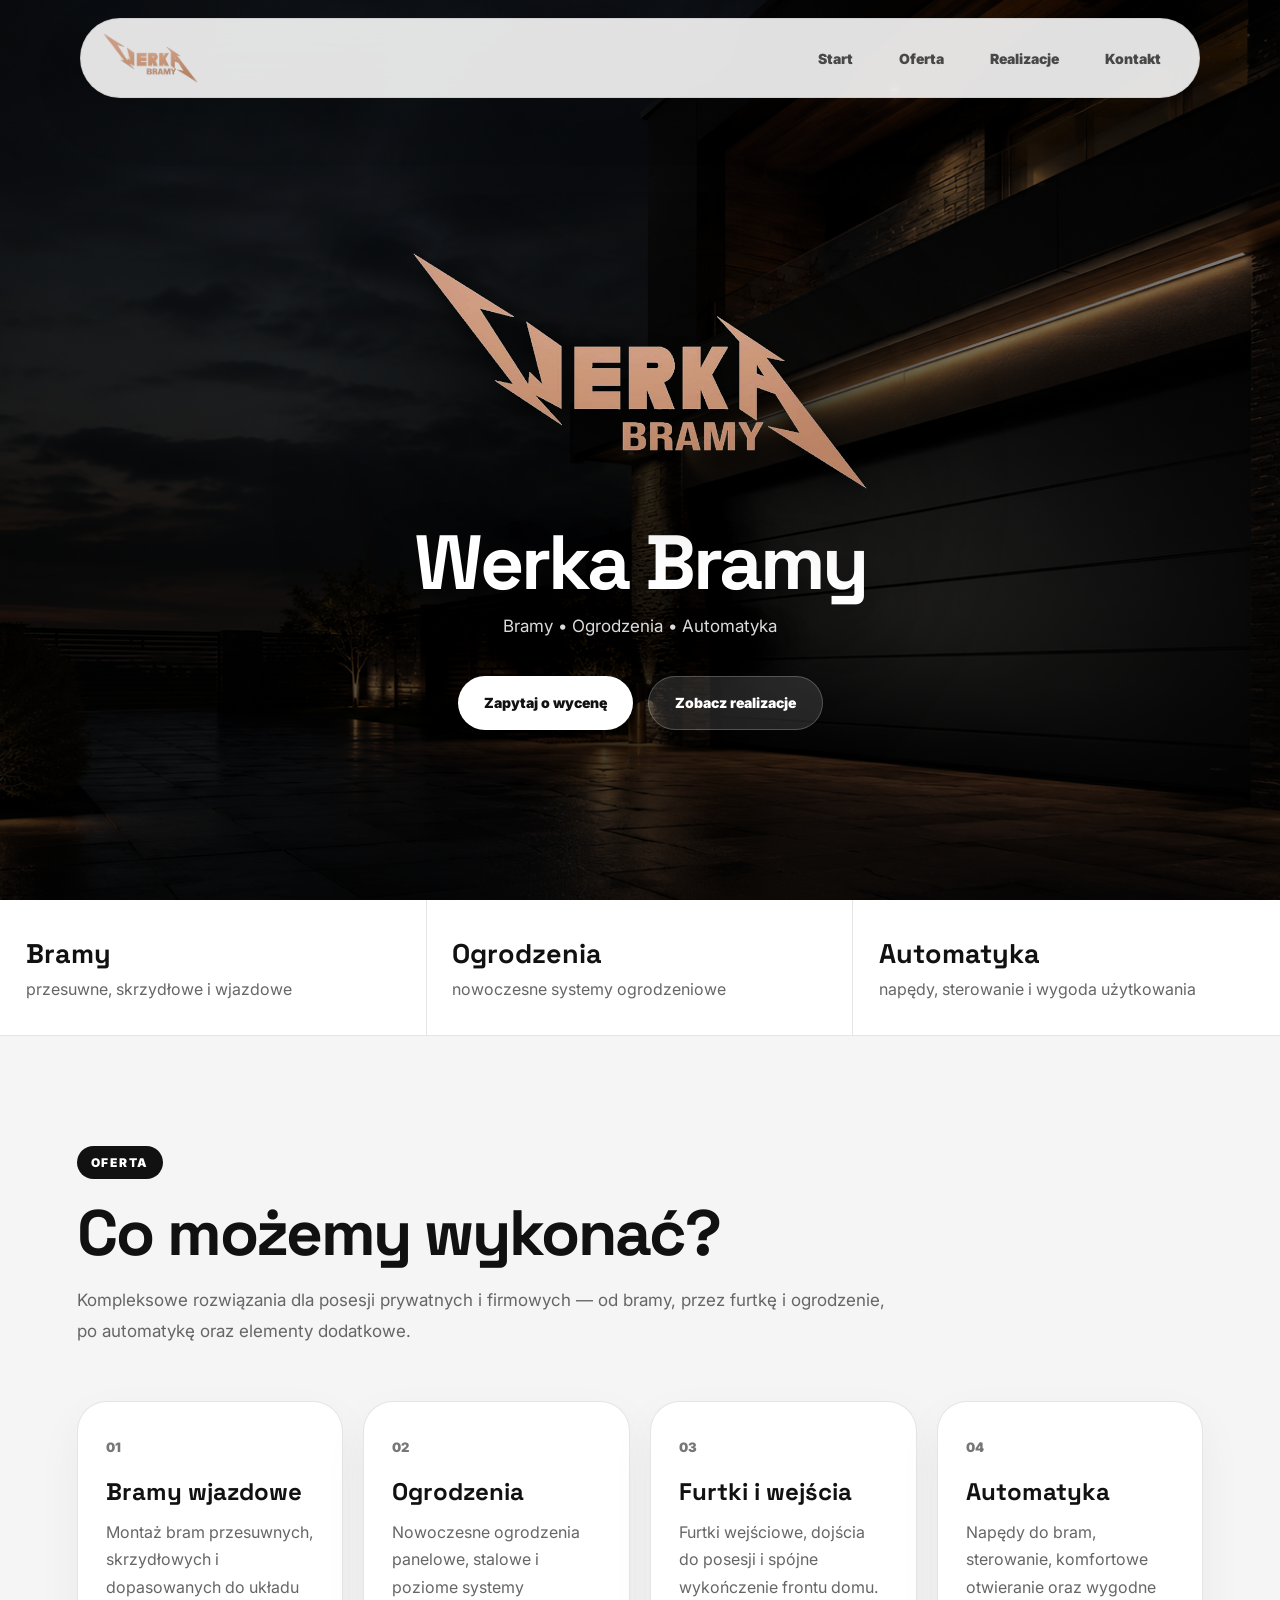
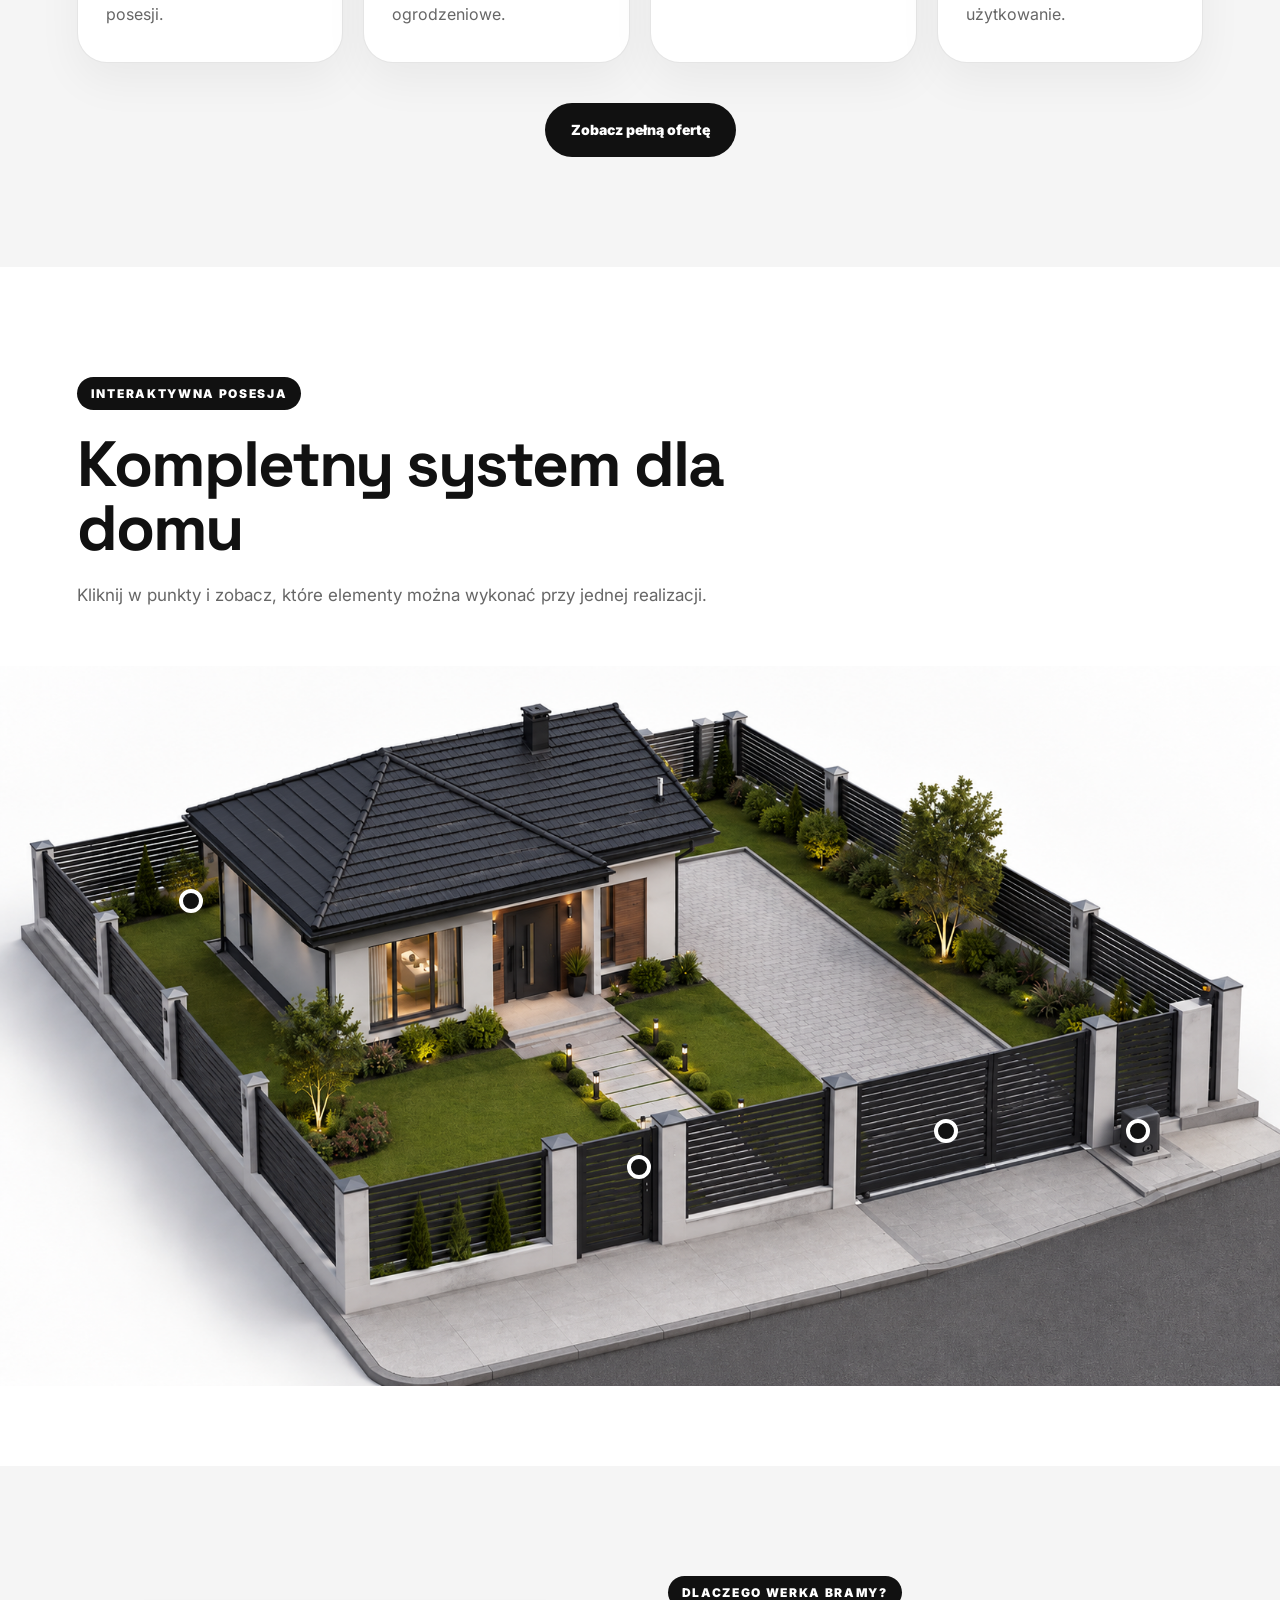
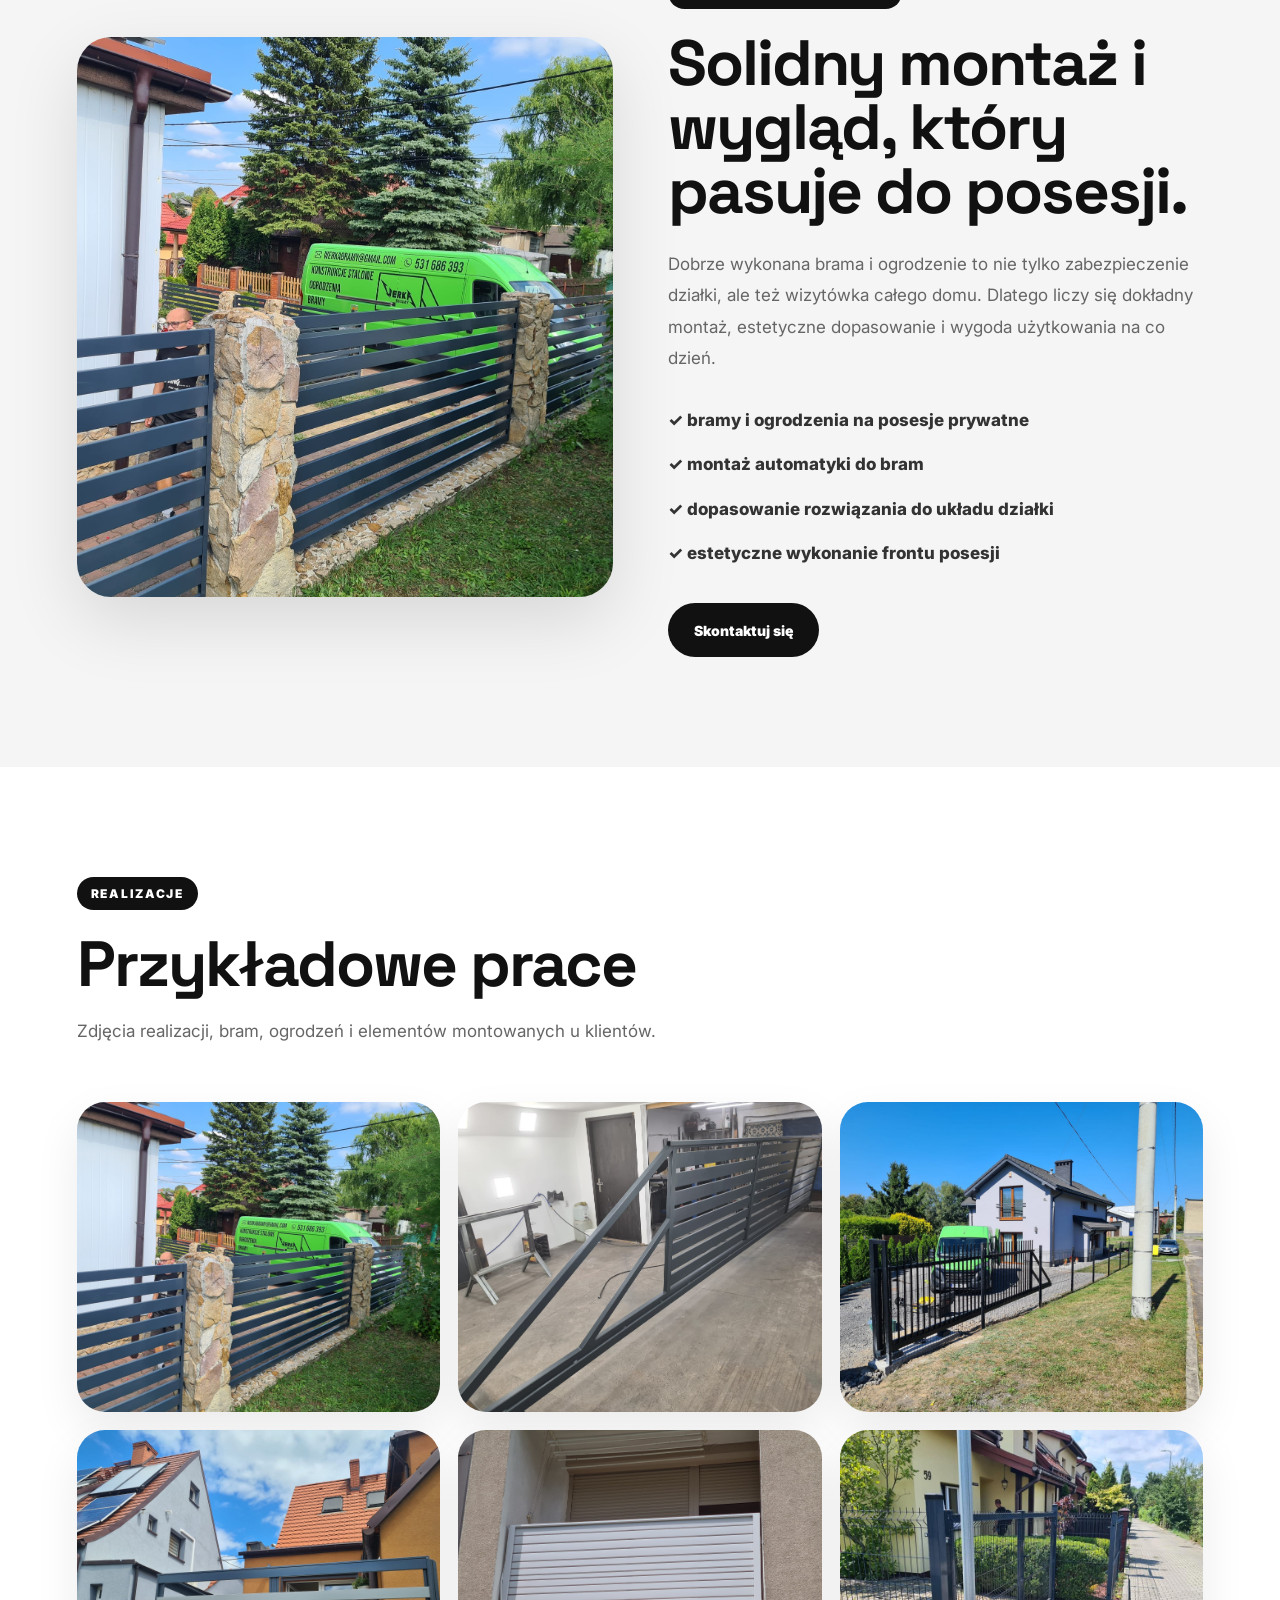
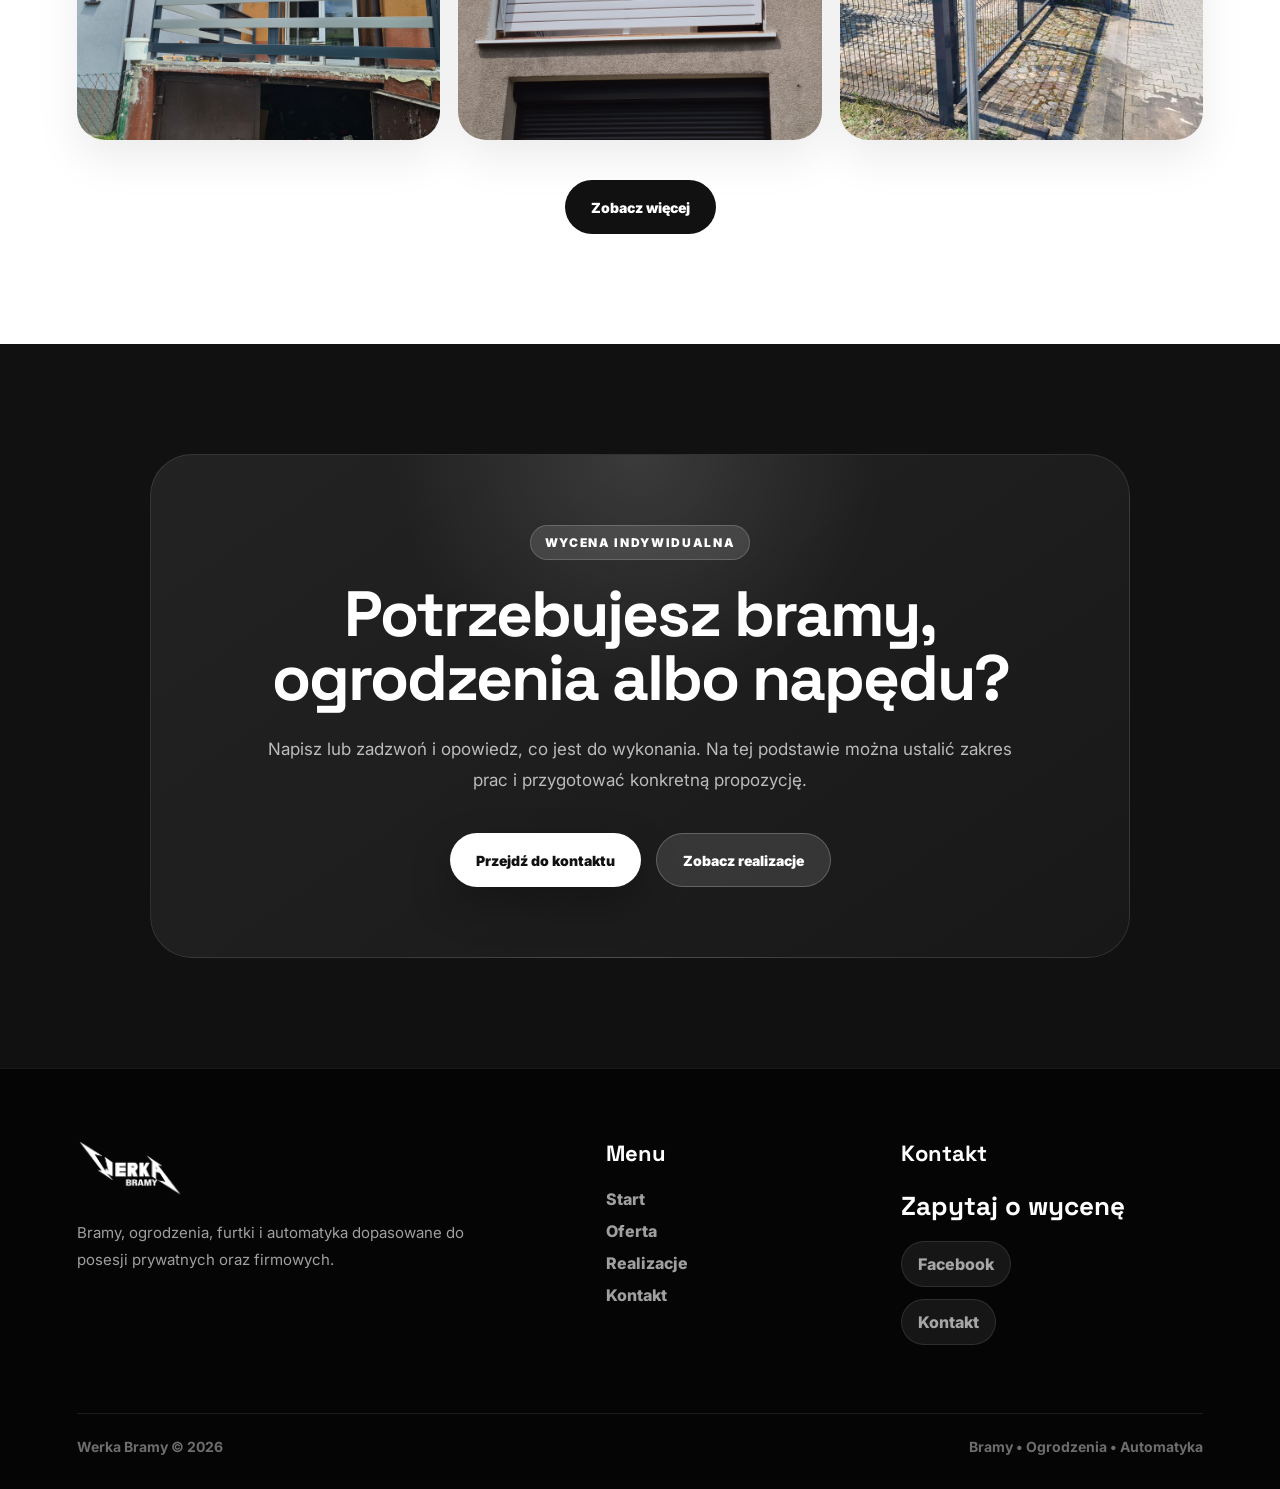
<file: index.html>
<!DOCTYPE html>
<html lang="pl">
<head>
  <meta charset="UTF-8" />
  <meta name="viewport" content="width=device-width, initial-scale=1.0" />

  <title>Werka Bramy | Bramy, ogrodzenia i automatyka</title>

  <link rel="preconnect" href="https://fonts.googleapis.com">
  <link rel="preconnect" href="https://fonts.gstatic.com" crossorigin>
  <link href="https://fonts.googleapis.com/css2?family=Inter:wght@300;400;500;600;700;800;900&family=Space+Grotesk:wght@400;500;600;700&display=swap" rel="stylesheet">

  <link rel="stylesheet" href="style.css">
</head>

<body>

<div class="page-loader" id="pageLoader">
  <div class="loader-bg"></div>

  <div class="loader-content">
    <img src="logo.png" alt="Werka Bramy">
    <span>Bramy • Ogrodzenia • Automatyka</span>
  </div>
</div>

<header class="header">
  <a href="index.html" class="logo">
    <img src="logo.png" alt="Werka Bramy">
  </a>

  <nav class="nav">
    <a href="index.html">Start</a>
    <a href="oferta.html">Oferta</a>
    <a href="realizacje.html">Realizacje</a>
    <a href="kontakt.html">Kontakt</a>
  </nav>
</header>

<section class="hero">
  <div class="hero-bg"></div>
  <div class="hero-overlay"></div>

  <div class="hero-logo-wrap reveal">
    <img src="logo.png" alt="Werka Bramy" class="hero-main-logo">
    <h1>Werka Bramy</h1>
    <p>Bramy • Ogrodzenia • Automatyka</p>

    <div class="hero-buttons">
      <a href="kontakt.html" class="btn-primary">Zapytaj o wycenę</a>
      <a href="realizacje.html" class="btn-secondary">Zobacz realizacje</a>
    </div>
  </div>
</section>

<section class="quick-info reveal">
  <div>
    <strong>Bramy</strong>
    <span>przesuwne, skrzydłowe i wjazdowe</span>
  </div>

  <div>
    <strong>Ogrodzenia</strong>
    <span>nowoczesne systemy ogrodzeniowe</span>
  </div>

  <div>
    <strong>Automatyka</strong>
    <span>napędy, sterowanie i wygoda użytkowania</span>
  </div>
</section>

<section class="section services">
  <div class="section-title reveal">
    <span>Oferta</span>
    <h2>Co możemy wykonać?</h2>
    <p>
      Kompleksowe rozwiązania dla posesji prywatnych i firmowych — od bramy,
      przez furtkę i ogrodzenie, po automatykę oraz elementy dodatkowe.
    </p>
  </div>

  <div class="services-grid">
    <article class="service-card reveal">
      <span>01</span>
      <h3>Bramy wjazdowe</h3>
      <p>Montaż bram przesuwnych, skrzydłowych i dopasowanych do układu posesji.</p>
    </article>

    <article class="service-card reveal">
      <span>02</span>
      <h3>Ogrodzenia</h3>
      <p>Nowoczesne ogrodzenia panelowe, stalowe i poziome systemy ogrodzeniowe.</p>
    </article>

    <article class="service-card reveal">
      <span>03</span>
      <h3>Furtki i wejścia</h3>
      <p>Furtki wejściowe, dojścia do posesji i spójne wykończenie frontu domu.</p>
    </article>

    <article class="service-card reveal">
      <span>04</span>
      <h3>Automatyka</h3>
      <p>Napędy do bram, sterowanie, komfortowe otwieranie oraz wygodne użytkowanie.</p>
    </article>
  </div>

  <div class="center-btn reveal">
    <a href="oferta.html" class="btn-dark">Zobacz pełną ofertę</a>
  </div>
</section>

<section class="property-section">
  <div class="section-title reveal">
    <span>Interaktywna posesja</span>
    <h2>Kompletny system dla domu</h2>
    <p>
      Kliknij w punkty i zobacz, które elementy można wykonać przy jednej realizacji.
    </p>
  </div>

  <div class="property-map reveal">
    <img src="dom.png" alt="Posesja z bramą i ogrodzeniem">

    <div class="hotspot hotspot-fence">
      <span></span>
      <div class="hotspot-info">
        <h3>Ogrodzenie</h3>
        <p>Nowoczesne ogrodzenie dopasowane do stylu budynku i działki.</p>
      </div>
    </div>

    <div class="hotspot hotspot-gate">
      <span></span>
      <div class="hotspot-info">
        <h3>Brama wjazdowa</h3>
        <p>Brama przesuwna lub skrzydłowa wykonana pod konkretny wjazd.</p>
      </div>
    </div>

    <div class="hotspot hotspot-wicket">
      <span></span>
      <div class="hotspot-info">
        <h3>Furtka</h3>
        <p>Estetyczne wejście na posesję, spójne z resztą ogrodzenia.</p>
      </div>
    </div>

    <div class="hotspot hotspot-drive">
      <span></span>
      <div class="hotspot-info">
        <h3>Napęd do bramy</h3>
        <p>Automatyka bramy, wygodne sterowanie i codzienny komfort.</p>
      </div>
    </div>
  </div>
</section>

<section class="section split">
  <div class="split-image reveal">
    <img src="brama.jpg" alt="Brama Werka Bramy">
  </div>

  <div class="split-text reveal">
    <span>Dlaczego Werka Bramy?</span>
    <h2>Solidny montaż i wygląd, który pasuje do posesji.</h2>
    <p>
      Dobrze wykonana brama i ogrodzenie to nie tylko zabezpieczenie działki,
      ale też wizytówka całego domu. Dlatego liczy się dokładny montaż,
      estetyczne dopasowanie i wygoda użytkowania na co dzień.
    </p>

    <div class="check-list">
      <p>✓ bramy i ogrodzenia na posesje prywatne</p>
      <p>✓ montaż automatyki do bram</p>
      <p>✓ dopasowanie rozwiązania do układu działki</p>
      <p>✓ estetyczne wykonanie frontu posesji</p>
    </div>

    <a href="kontakt.html" class="btn-dark">Skontaktuj się</a>
  </div>
</section>

<section class="section gallery-preview">
  <div class="section-title reveal">
    <span>Realizacje</span>
    <h2>Przykładowe prace</h2>
    <p>
      Zdjęcia realizacji, bram, ogrodzeń i elementów montowanych u klientów.
    </p>
  </div>

  <div class="gallery-grid">
    <img class="reveal" src="brama.jpg" alt="Brama">
    <img class="reveal" src="brama2.jpg" alt="Brama przesuwna">
    <img class="reveal" src="bramanapedzana.jpg" alt="Brama z napędem">
    <img class="reveal" src="balustrada.jpg" alt="Balustrada">
    <img class="reveal" src="balkon.jpg" alt="Balkon">
    <img class="reveal" src="plot.jpg" alt="Ogrodzenie">
  </div>

  <div class="center-btn reveal">
    <a href="realizacje.html" class="btn-dark">Zobacz więcej</a>
  </div>
</section>

<section class="cta">
  <div class="cta-inner reveal">
    <span>Wycena indywidualna</span>
    <h2>Potrzebujesz bramy, ogrodzenia albo napędu?</h2>
    <p>
      Napisz lub zadzwoń i opowiedz, co jest do wykonania. Na tej podstawie można
      ustalić zakres prac i przygotować konkretną propozycję.
    </p>

    <div class="cta-buttons">
      <a href="kontakt.html" class="btn-primary">Przejdź do kontaktu</a>
      <a href="realizacje.html" class="btn-secondary">Zobacz realizacje</a>
    </div>
  </div>
</section>

<footer class="footer">
  <div class="footer-top">
    <div class="footer-brand">
      <img src="logo.png" alt="Werka Bramy">
      <p>
        Bramy, ogrodzenia, furtki i automatyka dopasowane do posesji prywatnych oraz firmowych.
      </p>
    </div>

    <div class="footer-column">
      <h3>Menu</h3>
      <a href="index.html">Start</a>
      <a href="oferta.html">Oferta</a>
      <a href="realizacje.html">Realizacje</a>
      <a href="kontakt.html">Kontakt</a>
    </div>

    <div class="footer-column">
      <h3>Kontakt</h3>
      <a href="kontakt.html" class="footer-phone">Zapytaj o wycenę</a>
      <a href="https://www.facebook.com/Werkabramy" target="_blank" class="footer-link">Facebook</a>
      <a href="kontakt.html" class="footer-link">Kontakt</a>
    </div>
  </div>

  <div class="footer-bottom">
    <p>Werka Bramy © 2026</p>
    <p>Bramy • Ogrodzenia • Automatyka</p>
  </div>
</footer>

<div class="bottom-contact">
  <a href="kontakt.html">Kontakt</a>
  <a href="realizacje.html">Realizacje</a>
</div>

<script src="script.js"></script>
</body>
</html>
</file>
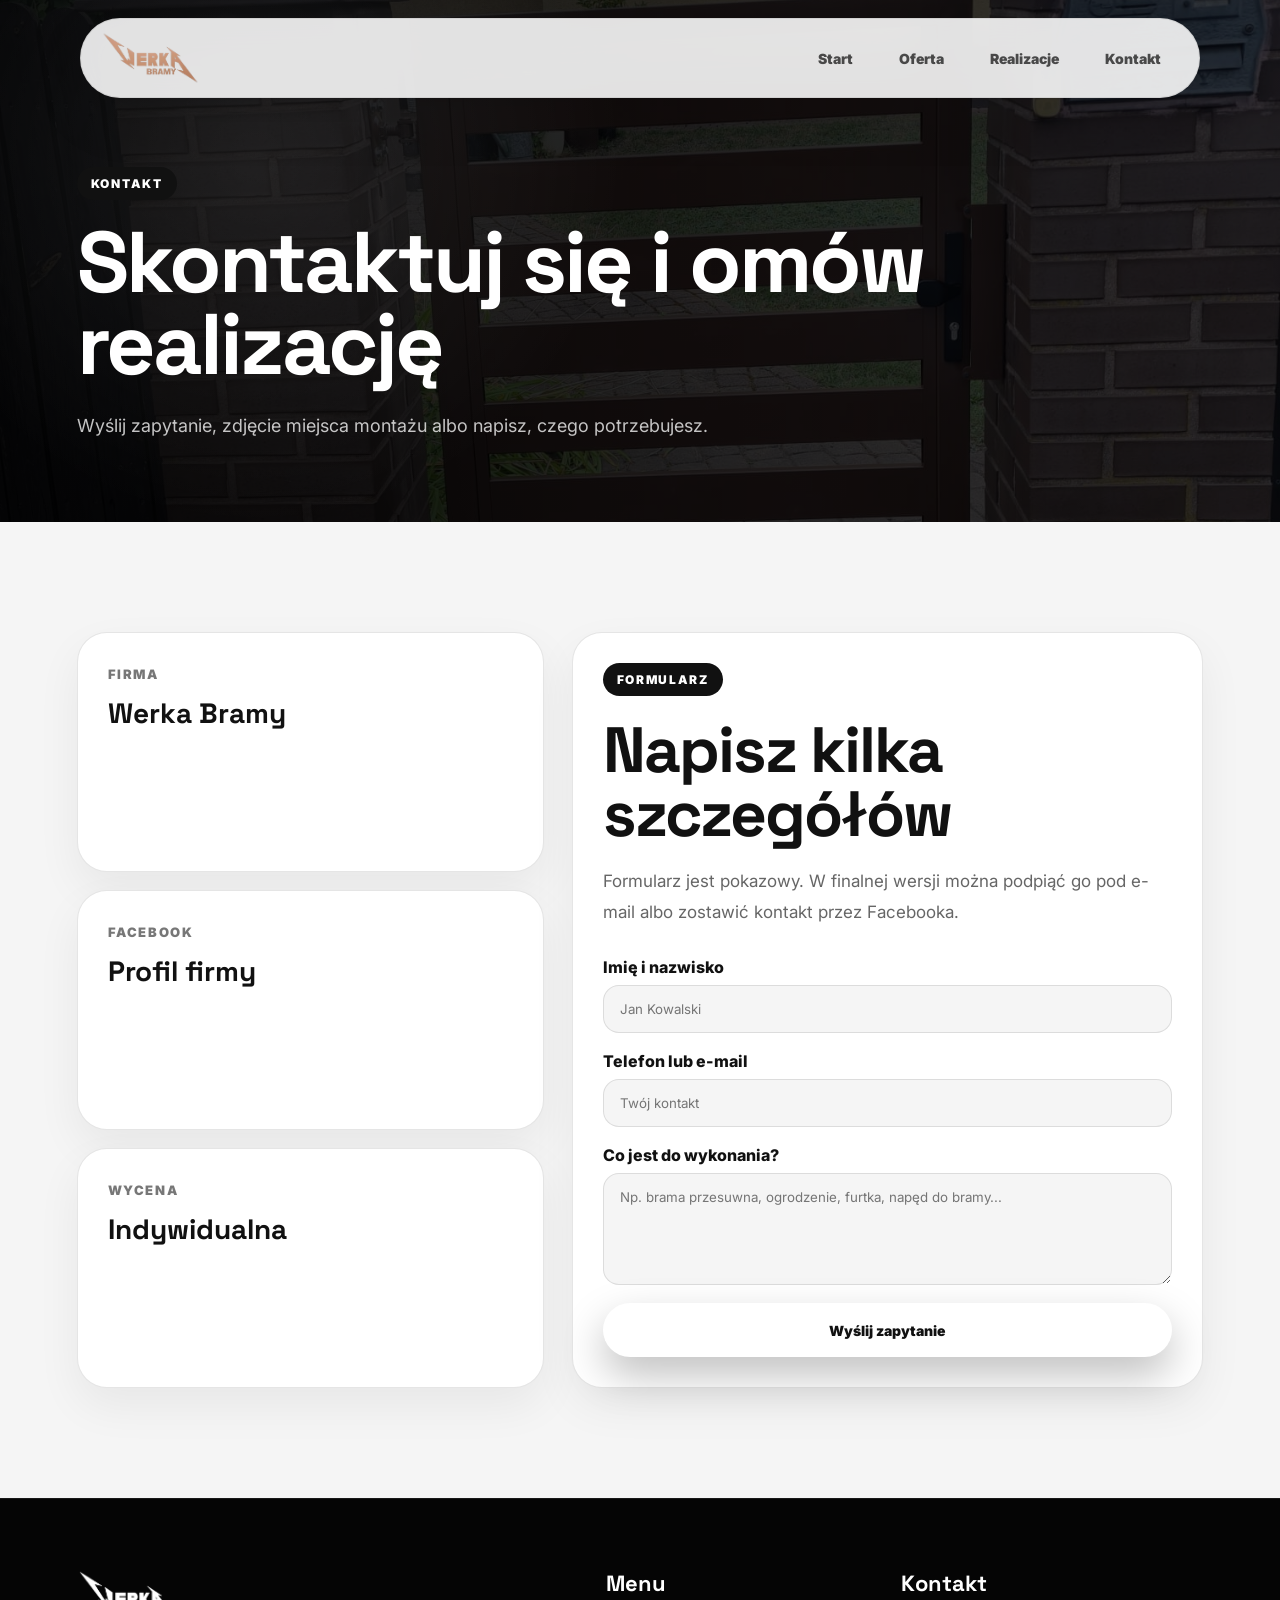
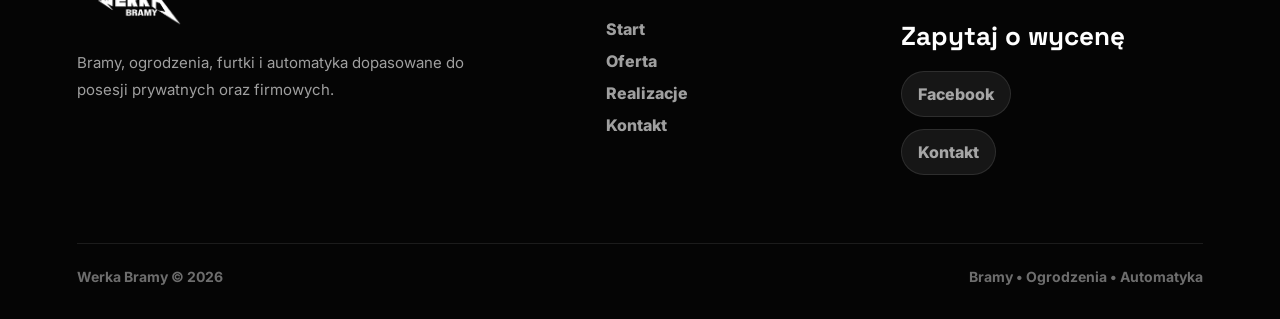
<file: kontakt.html>
<!DOCTYPE html>
<html lang="pl">
<head>
  <meta charset="UTF-8" />
  <meta name="viewport" content="width=device-width, initial-scale=1.0" />

  <title>Kontakt | Werka Bramy</title>

  <link rel="preconnect" href="https://fonts.googleapis.com">
  <link rel="preconnect" href="https://fonts.gstatic.com" crossorigin>
  <link href="https://fonts.googleapis.com/css2?family=Inter:wght@300;400;500;600;700;800;900&family=Space+Grotesk:wght@400;500;600;700&display=swap" rel="stylesheet">

  <link rel="stylesheet" href="style.css">
</head>

<body>

<header class="header">
  <a href="index.html" class="logo">
    <img src="logo.png" alt="Werka Bramy">
  </a>

  <nav class="nav">
    <a href="index.html">Start</a>
    <a href="oferta.html">Oferta</a>
    <a href="realizacje.html">Realizacje</a>
    <a href="kontakt.html">Kontakt</a>
  </nav>
</header>

<section class="sub-hero">
  <img src="wejscie.jpg" alt="Kontakt Werka Bramy">

  <div class="sub-hero-content reveal">
    <span class="eyebrow">Kontakt</span>
    <h1>Skontaktuj się i omów realizację</h1>
    <p>
      Wyślij zapytanie, zdjęcie miejsca montażu albo napisz, czego potrzebujesz.
    </p>
  </div>
</section>

<section class="section">
  <div class="contact-layout">

    <div class="contact-data">
      <div class="contact-item reveal">
        <span>Firma</span>
        <strong>Werka Bramy</strong>
      </div>

      <div class="contact-item reveal">
        <span>Facebook</span>
        <strong>
          <a href="https://www.facebook.com/profile.php?id=61557338403024">Profil firmy</a>
        </strong>
      </div>

      <div class="contact-item reveal">
        <span>Wycena</span>
        <strong>Indywidualna</strong>
      </div>
    </div>

    <div class="contact-box reveal">
      <div class="section-title small-title">
        <span>Formularz</span>
        <h2>Napisz kilka szczegółów</h2>
        <p>
          Formularz jest pokazowy. W finalnej wersji można podpiąć go pod e-mail albo zostawić kontakt przez Facebooka.
        </p>
      </div>

      <form class="form-grid">
        <div class="form-group">
          <label>Imię i nazwisko</label>
          <input type="text" placeholder="Jan Kowalski">
        </div>

        <div class="form-group">
          <label>Telefon lub e-mail</label>
          <input type="text" placeholder="Twój kontakt">
        </div>

        <div class="form-group">
          <label>Co jest do wykonania?</label>
          <textarea rows="5" placeholder="Np. brama przesuwna, ogrodzenie, furtka, napęd do bramy..."></textarea>
        </div>

        <button type="button" class="btn-primary" id="demoFormBtn">Wyślij zapytanie</button>
      </form>
    </div>

  </div>
</section>

<footer class="footer">
  <div class="footer-top">
    <div class="footer-brand">
      <img src="logo.png" alt="Werka Bramy">
      <p>Bramy, ogrodzenia, furtki i automatyka dopasowane do posesji prywatnych oraz firmowych.</p>
    </div>

    <div class="footer-column">
      <h3>Menu</h3>
      <a href="index.html">Start</a>
      <a href="oferta.html">Oferta</a>
      <a href="realizacje.html">Realizacje</a>
      <a href="kontakt.html">Kontakt</a>
    </div>

    <div class="footer-column">
      <h3>Kontakt</h3>
      <a href="kontakt.html" class="footer-phone">Zapytaj o wycenę</a>
      <a href="https://www.facebook.com/profile.php?id=61557338403024" class="footer-link">Facebook</a>
      <a href="kontakt.html" class="footer-link">Kontakt</a>
    </div>
  </div>

  <div class="footer-bottom">
    <p>Werka Bramy © 2026</p>
    <p>Bramy • Ogrodzenia • Automatyka</p>
  </div>
</footer>

<div class="bottom-contact">
  <a href="kontakt.html">Kontakt</a>
  <a href="realizacje.html">Realizacje</a>
</div>

<script src="script.js"></script>
</body>
</html>
</file>
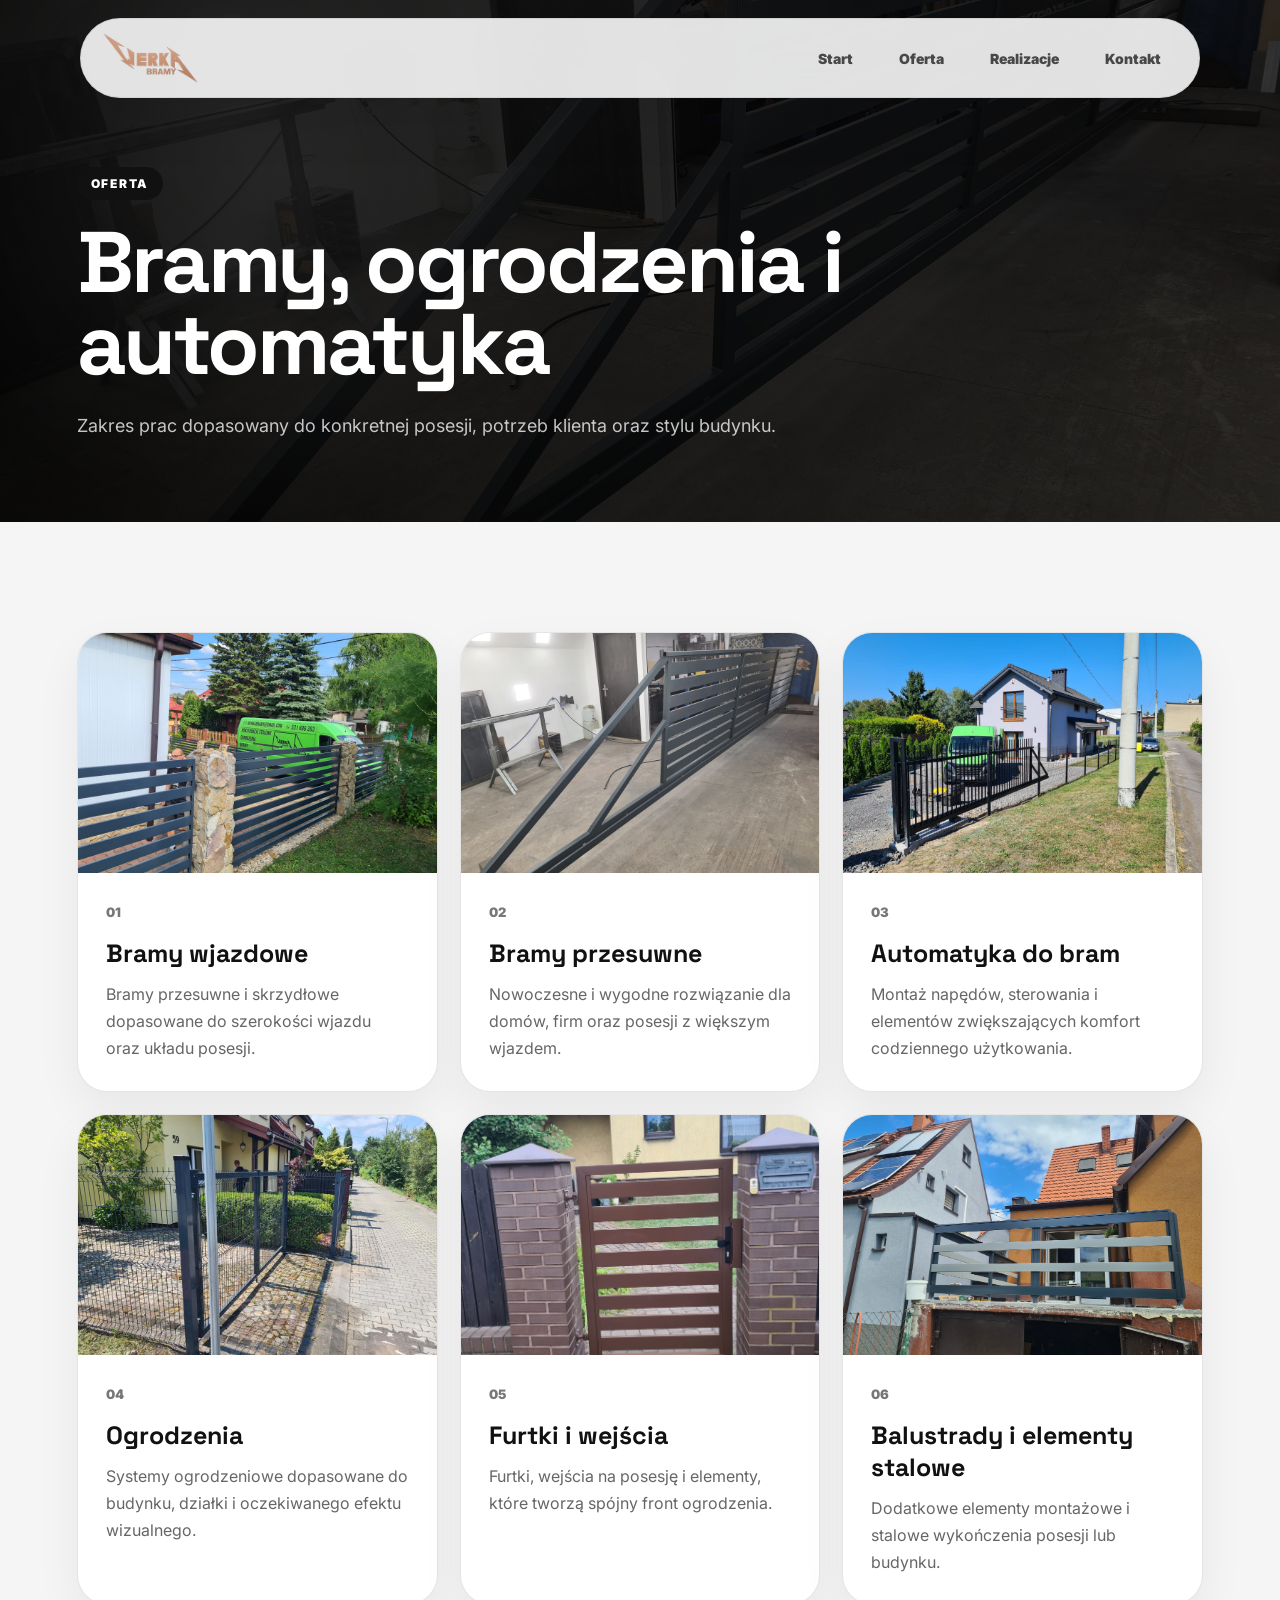
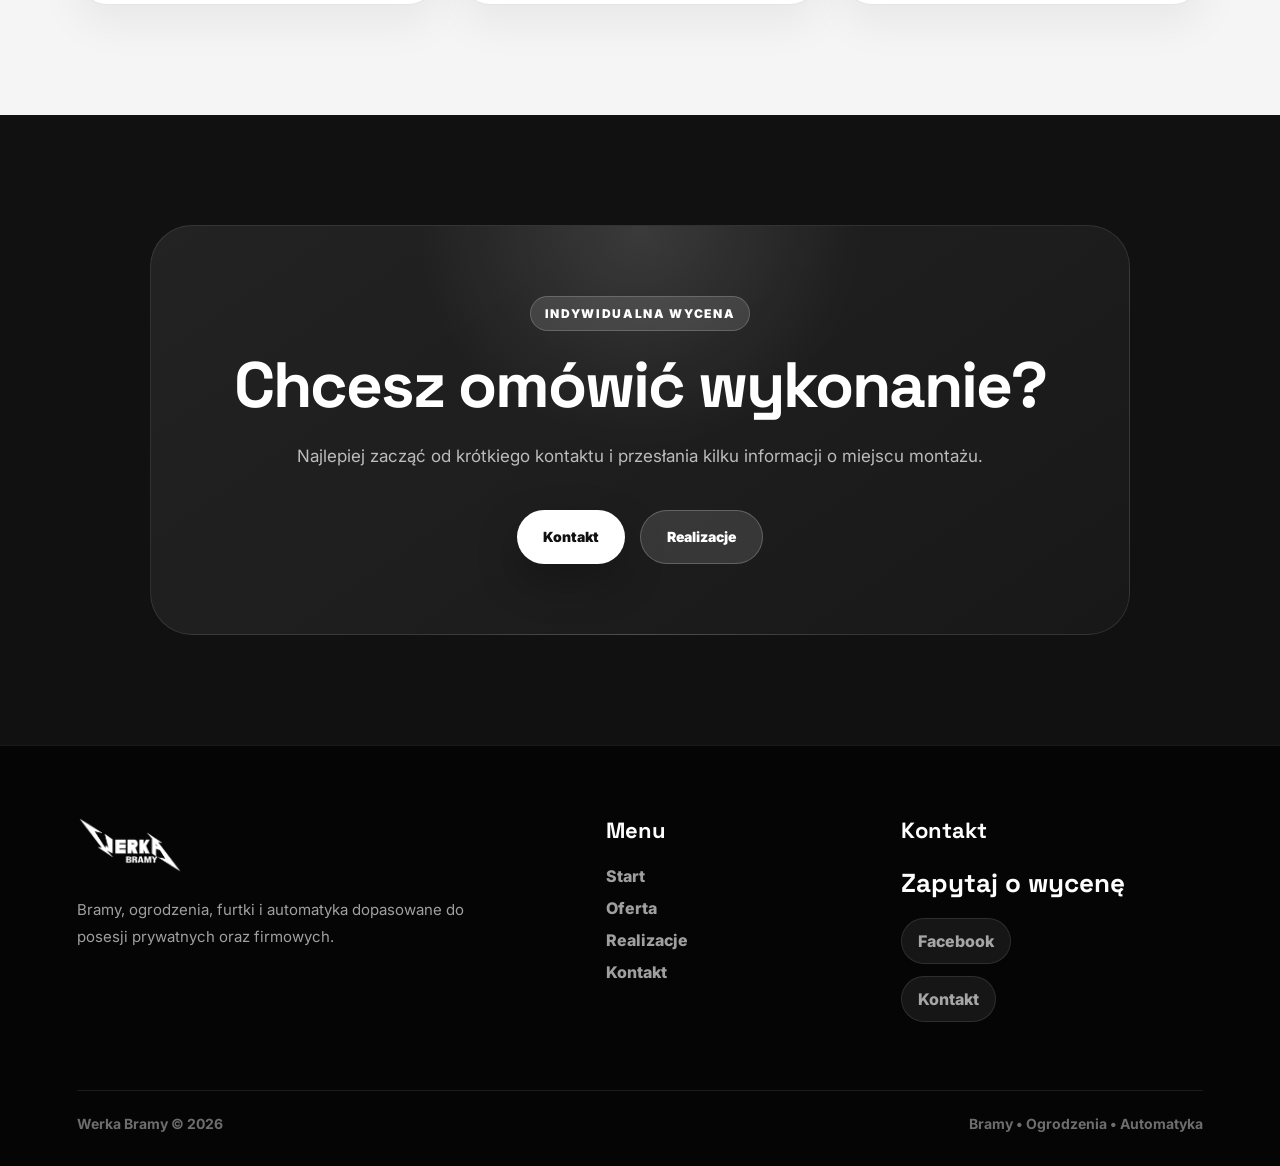
<file: oferta.html>
<!DOCTYPE html>
<html lang="pl">
<head>
  <meta charset="UTF-8" />
  <meta name="viewport" content="width=device-width, initial-scale=1.0" />

  <title>Oferta | Werka Bramy</title>

  <link rel="preconnect" href="https://fonts.googleapis.com">
  <link rel="preconnect" href="https://fonts.gstatic.com" crossorigin>
  <link href="https://fonts.googleapis.com/css2?family=Inter:wght@300;400;500;600;700;800;900&family=Space+Grotesk:wght@400;500;600;700&display=swap" rel="stylesheet">

  <link rel="stylesheet" href="style.css">
</head>

<body>

<header class="header">
  <a href="index.html" class="logo">
    <img src="logo.png" alt="Werka Bramy">
  </a>

  <nav class="nav">
    <a href="index.html">Start</a>
    <a href="oferta.html">Oferta</a>
    <a href="realizacje.html">Realizacje</a>
    <a href="kontakt.html">Kontakt</a>
  </nav>
</header>

<section class="sub-hero">
  <img src="brama2.jpg" alt="Oferta Werka Bramy">

  <div class="sub-hero-content reveal">
    <span class="eyebrow">Oferta</span>
    <h1>Bramy, ogrodzenia i automatyka</h1>
    <p>
      Zakres prac dopasowany do konkretnej posesji, potrzeb klienta oraz stylu budynku.
    </p>
  </div>
</section>

<section class="section">
  <div class="offer-grid">

    <article class="offer-card reveal">
      <img src="brama.jpg" alt="Brama wjazdowa">
      <div class="offer-card-content">
        <span>01</span>
        <h3>Bramy wjazdowe</h3>
        <p>Bramy przesuwne i skrzydłowe dopasowane do szerokości wjazdu oraz układu posesji.</p>
      </div>
    </article>

    <article class="offer-card reveal">
      <img src="brama2.jpg" alt="Brama przesuwna">
      <div class="offer-card-content">
        <span>02</span>
        <h3>Bramy przesuwne</h3>
        <p>Nowoczesne i wygodne rozwiązanie dla domów, firm oraz posesji z większym wjazdem.</p>
      </div>
    </article>

    <article class="offer-card reveal">
      <img src="bramanapedzana.jpg" alt="Brama z napędem">
      <div class="offer-card-content">
        <span>03</span>
        <h3>Automatyka do bram</h3>
        <p>Montaż napędów, sterowania i elementów zwiększających komfort codziennego użytkowania.</p>
      </div>
    </article>

    <article class="offer-card reveal">
      <img src="plot.jpg" alt="Ogrodzenie">
      <div class="offer-card-content">
        <span>04</span>
        <h3>Ogrodzenia</h3>
        <p>Systemy ogrodzeniowe dopasowane do budynku, działki i oczekiwanego efektu wizualnego.</p>
      </div>
    </article>

    <article class="offer-card reveal">
      <img src="wejscie.jpg" alt="Furtka wejściowa">
      <div class="offer-card-content">
        <span>05</span>
        <h3>Furtki i wejścia</h3>
        <p>Furtki, wejścia na posesję i elementy, które tworzą spójny front ogrodzenia.</p>
      </div>
    </article>

    <article class="offer-card reveal">
      <img src="balustrada.jpg" alt="Balustrady">
      <div class="offer-card-content">
        <span>06</span>
        <h3>Balustrady i elementy stalowe</h3>
        <p>Dodatkowe elementy montażowe i stalowe wykończenia posesji lub budynku.</p>
      </div>
    </article>

  </div>
</section>

<section class="cta">
  <div class="cta-inner reveal">
    <span>Indywidualna wycena</span>
    <h2>Chcesz omówić wykonanie?</h2>
    <p>
      Najlepiej zacząć od krótkiego kontaktu i przesłania kilku informacji o miejscu montażu.
    </p>

    <div class="cta-buttons">
      <a href="kontakt.html" class="btn-primary">Kontakt</a>
      <a href="realizacje.html" class="btn-secondary">Realizacje</a>
    </div>
  </div>
</section>

<footer class="footer">
  <div class="footer-top">
    <div class="footer-brand">
      <img src="logo.png" alt="Werka Bramy">
      <p>Bramy, ogrodzenia, furtki i automatyka dopasowane do posesji prywatnych oraz firmowych.</p>
    </div>

    <div class="footer-column">
      <h3>Menu</h3>
      <a href="index.html">Start</a>
      <a href="oferta.html">Oferta</a>
      <a href="realizacje.html">Realizacje</a>
      <a href="kontakt.html">Kontakt</a>
    </div>

    <div class="footer-column">
      <h3>Kontakt</h3>
      <a href="kontakt.html" class="footer-phone">Zapytaj o wycenę</a>
      <a href="https://www.facebook.com/profile.php?id=61557338403024" class="footer-link">Facebook</a>
      <a href="kontakt.html" class="footer-link">Kontakt</a>
    </div>
  </div>

  <div class="footer-bottom">
    <p>Werka Bramy © 2026</p>
    <p>Bramy • Ogrodzenia • Automatyka</p>
  </div>
</footer>

<div class="bottom-contact">
  <a href="kontakt.html">Kontakt</a>
  <a href="realizacje.html">Realizacje</a>
</div>

<script src="script.js"></script>
</body>
</html>
</file>
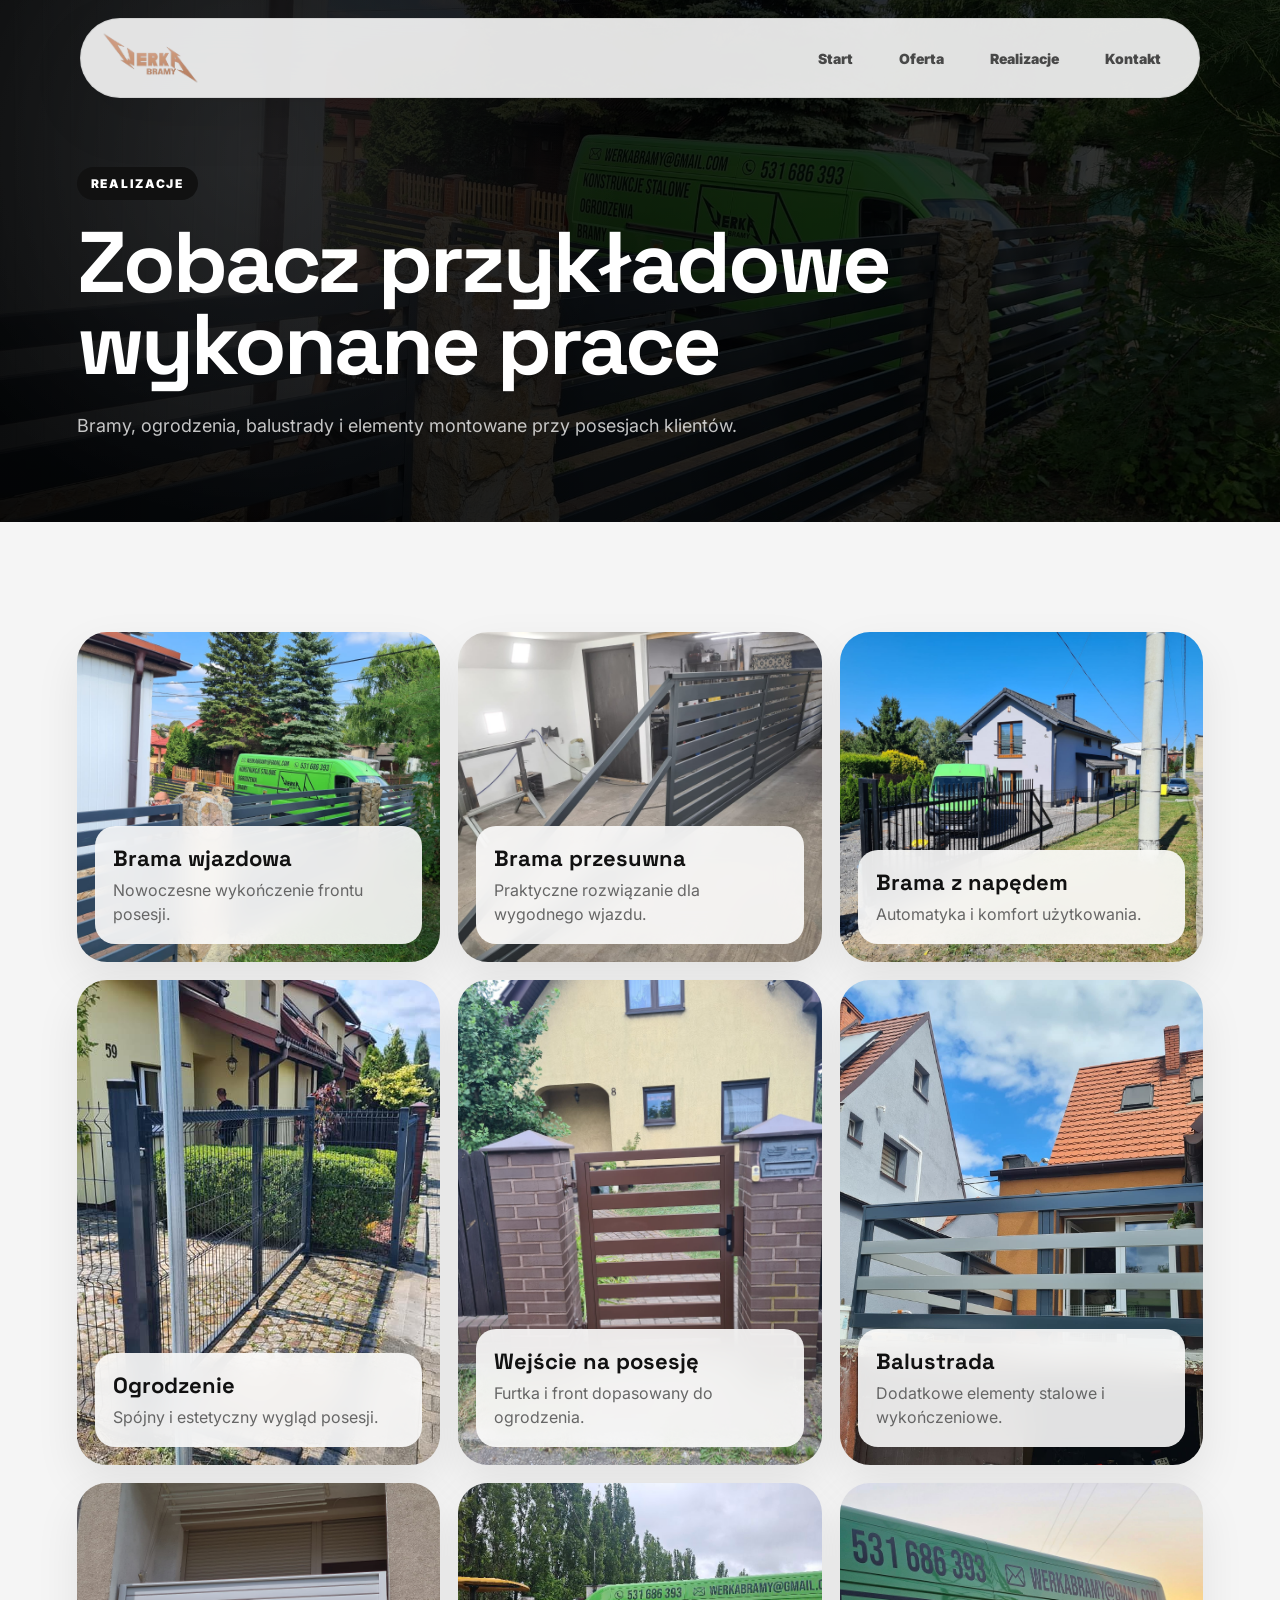
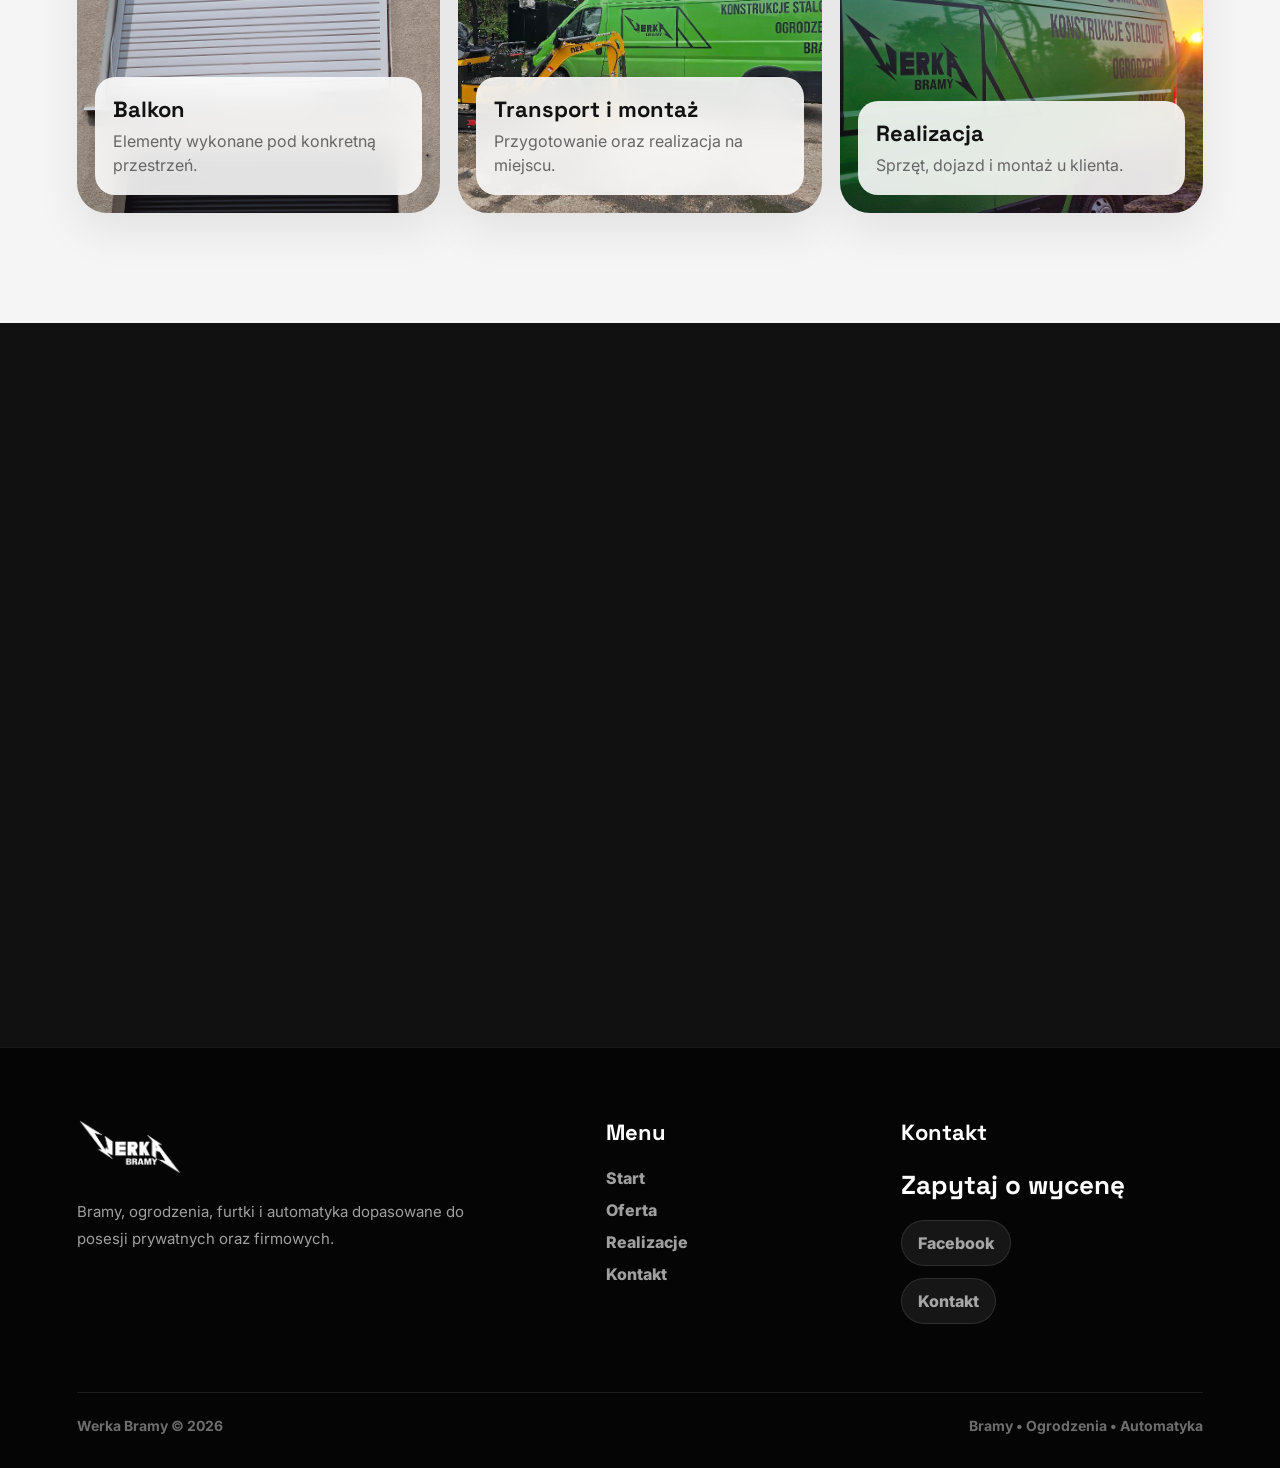
<file: realizacje.html>
<!DOCTYPE html>
<html lang="pl">
<head>
  <meta charset="UTF-8" />
  <meta name="viewport" content="width=device-width, initial-scale=1.0" />

  <title>Realizacje | Werka Bramy</title>

  <link rel="preconnect" href="https://fonts.googleapis.com">
  <link rel="preconnect" href="https://fonts.gstatic.com" crossorigin>
  <link href="https://fonts.googleapis.com/css2?family=Inter:wght@300;400;500;600;700;800;900&family=Space+Grotesk:wght@400;500;600;700&display=swap" rel="stylesheet">

  <link rel="stylesheet" href="style.css">
</head>

<body>

<header class="header">
  <a href="index.html" class="logo">
    <img src="logo.png" alt="Werka Bramy">
  </a>

  <nav class="nav">
    <a href="index.html">Start</a>
    <a href="oferta.html">Oferta</a>
    <a href="realizacje.html">Realizacje</a>
    <a href="kontakt.html">Kontakt</a>
  </nav>
</header>

<section class="sub-hero">
  <img src="brama.jpg" alt="Realizacje Werka Bramy">

  <div class="sub-hero-content reveal">
    <span class="eyebrow">Realizacje</span>
    <h1>Zobacz przykładowe wykonane prace</h1>
    <p>
      Bramy, ogrodzenia, balustrady i elementy montowane przy posesjach klientów.
    </p>
  </div>
</section>

<section class="section">
  <div class="realizations-grid">

    <article class="realization-card reveal">
      <img src="brama.jpg" alt="Brama">
      <div>
        <h3>Brama wjazdowa</h3>
        <p>Nowoczesne wykończenie frontu posesji.</p>
      </div>
    </article>

    <article class="realization-card reveal">
      <img src="brama2.jpg" alt="Brama przesuwna">
      <div>
        <h3>Brama przesuwna</h3>
        <p>Praktyczne rozwiązanie dla wygodnego wjazdu.</p>
      </div>
    </article>

    <article class="realization-card reveal">
      <img src="bramanapedzana.jpg" alt="Brama z napędem">
      <div>
        <h3>Brama z napędem</h3>
        <p>Automatyka i komfort użytkowania.</p>
      </div>
    </article>

    <article class="realization-card reveal">
      <img src="plot.jpg" alt="Ogrodzenie">
      <div>
        <h3>Ogrodzenie</h3>
        <p>Spójny i estetyczny wygląd posesji.</p>
      </div>
    </article>

    <article class="realization-card reveal">
      <img src="wejscie.jpg" alt="Wejście">
      <div>
        <h3>Wejście na posesję</h3>
        <p>Furtka i front dopasowany do ogrodzenia.</p>
      </div>
    </article>

    <article class="realization-card reveal">
      <img src="balustrada.jpg" alt="Balustrada">
      <div>
        <h3>Balustrada</h3>
        <p>Dodatkowe elementy stalowe i wykończeniowe.</p>
      </div>
    </article>

    <article class="realization-card reveal">
      <img src="balkon.jpg" alt="Balkon">
      <div>
        <h3>Balkon</h3>
        <p>Elementy wykonane pod konkretną przestrzeń.</p>
      </div>
    </article>

    <article class="realization-card reveal">
      <img src="bus.jpg" alt="Transport">
      <div>
        <h3>Transport i montaż</h3>
        <p>Przygotowanie oraz realizacja na miejscu.</p>
      </div>
    </article>

    <article class="realization-card reveal">
      <img src="bus2.jpg" alt="Realizacja">
      <div>
        <h3>Realizacja</h3>
        <p>Sprzęt, dojazd i montaż u klienta.</p>
      </div>
    </article>

  </div>
</section>

<section class="cta">
  <div class="cta-inner reveal">
    <span>Masz podobny projekt?</span>
    <h2>Wyślij zdjęcie miejsca montażu</h2>
    <p>
      Na podstawie zdjęcia posesji, wjazdu lub ogrodzenia można łatwiej dobrać odpowiednie rozwiązanie.
    </p>

    <div class="cta-buttons">
      <a href="kontakt.html" class="btn-primary">Kontakt</a>
      <a href="oferta.html" class="btn-secondary">Oferta</a>
    </div>
  </div>
</section>

<footer class="footer">
  <div class="footer-top">
    <div class="footer-brand">
      <img src="logo.png" alt="Werka Bramy">
      <p>Bramy, ogrodzenia, furtki i automatyka dopasowane do posesji prywatnych oraz firmowych.</p>
    </div>

    <div class="footer-column">
      <h3>Menu</h3>
      <a href="index.html">Start</a>
      <a href="oferta.html">Oferta</a>
      <a href="realizacje.html">Realizacje</a>
      <a href="kontakt.html">Kontakt</a>
    </div>

    <div class="footer-column">
      <h3>Kontakt</h3>
      <a href="kontakt.html" class="footer-phone">Zapytaj o wycenę</a>
      <a href="https://www.facebook.com/profile.php?id=61557338403024" class="footer-link">Facebook</a>
      <a href="kontakt.html" class="footer-link">Kontakt</a>
    </div>
  </div>

  <div class="footer-bottom">
    <p>Werka Bramy © 2026</p>
    <p>Bramy • Ogrodzenia • Automatyka</p>
  </div>
</footer>

<div class="bottom-contact">
  <a href="kontakt.html">Kontakt</a>
  <a href="realizacje.html">Realizacje</a>
</div>

<script src="script.js"></script>
</body>
</html>
</file>
<file: style.css>
* {
  margin: 0;
  padding: 0;
  box-sizing: border-box;
}

html {
  scroll-behavior: smooth;
}

body {
  font-family: 'Inter', sans-serif;
  background: #f5f5f5;
  color: #111;
  overflow-x: hidden;
}

a {
  color: inherit;
  text-decoration: none;
}

:root {
  --black: #080808;
  --dark: #111111;
  --gray: #666666;
  --light-gray: #f1f1f1;
  --white: #ffffff;
  --line: rgba(0,0,0,0.1);
  --shadow: 0 24px 70px rgba(0,0,0,0.12);
}

/* ANIMACJE */

.reveal {
  opacity: 0;
  transform: translateY(34px);
  transition: 0.8s ease;
}

.reveal.visible {
  opacity: 1;
  transform: translateY(0);
}

/* LOADER */

.page-loader {
  position: fixed;
  inset: 0;
  z-index: 9999;
  background: #f5f5f5;
  display: flex;
  align-items: center;
  justify-content: center;
  overflow: hidden;
}

.loader-bg {
  position: absolute;
  inset: -40px;
  background:
    linear-gradient(rgba(245,245,245,0.65), rgba(245,245,245,0.92)),
    url("hero.png") center/cover no-repeat;
  filter: blur(16px);
  transform: scale(1.12);
  animation: loaderBgMove 1.45s ease forwards;
}

.loader-content {
  position: relative;
  z-index: 2;
  display: grid;
  justify-items: center;
  gap: 18px;
  padding: 28px 34px;
  border-radius: 30px;
  background: rgba(255,255,255,0.68);
  backdrop-filter: blur(20px);
  box-shadow: 0 28px 80px rgba(0,0,0,0.12);
  animation: loaderLogoMove 1.35s cubic-bezier(.76,0,.24,1) forwards;
}

.loader-content img {
  width: min(310px, 74vw);
  height: auto;
  filter:
    drop-shadow(0 8px 14px rgba(0,0,0,0.35))
    drop-shadow(0 22px 45px rgba(0,0,0,0.34));
}

.loader-content span {
  color: #111;
  font-size: 11px;
  font-weight: 900;
  letter-spacing: 0.18em;
  text-transform: uppercase;
  text-align: center;
}

.page-loader.hidden {
  pointer-events: none;
  animation: loaderOut 0.75s cubic-bezier(.76,0,.24,1) forwards;
}

@keyframes loaderBgMove {
  from {
    transform: scale(1.18) translateX(0);
  }

  to {
    transform: scale(1.1) translateX(-28px);
  }
}

@keyframes loaderLogoMove {
  0% {
    opacity: 0;
    transform: scale(0.92) translateX(0);
  }

  35% {
    opacity: 1;
    transform: scale(1) translateX(0);
  }

  100% {
    opacity: 1;
    transform: scale(1) translateX(-20px);
  }
}

@keyframes loaderOut {
  0% {
    opacity: 1;
    transform: translateX(0);
  }

  100% {
    opacity: 0;
    transform: translateX(-100%);
  }
}

/* HEADER */

.header {
  position: fixed;
  top: 18px;
  left: 50%;
  transform: translateX(-50%);
  width: min(1120px, calc(100% - 32px));
  min-height: 78px;
  padding: 12px 20px;
  background: rgba(255,255,255,0.88);
  backdrop-filter: blur(22px);
  border: 1px solid rgba(0,0,0,0.08);
  border-radius: 999px;
  display: grid;
  grid-template-columns: auto 1fr;
  align-items: center;
  gap: 34px;
  z-index: 100;
  box-shadow: 0 20px 60px rgba(0,0,0,0.08);
}

.logo img {
  height: 54px;
  width: auto;
  display: block;
}

.nav {
  display: flex;
  align-items: center;
  justify-content: flex-end;
  gap: 10px;
}

.nav a {
  font-size: 14px;
  font-weight: 900;
  color: rgba(0,0,0,0.68);
  padding: 13px 18px;
  border-radius: 999px;
  transition: 0.25s ease;
}

.nav a:hover {
  color: #fff;
  background: #111;
}

/* HERO */

.hero {
  min-height: 100vh;
  position: relative;
  display: grid;
  place-items: center;
  padding: 170px 6% 100px;
  overflow: hidden;
  color: #fff;
  text-align: center;
}

.hero-bg {
  position: absolute;
  inset: 0;
  background: url("hero.png") center/cover no-repeat;
  transform: scale(1.06);
  animation: heroZoom 15s ease-in-out infinite alternate;
  z-index: -3;
}

@keyframes heroZoom {
  from {
    transform: scale(1.06);
  }

  to {
    transform: scale(1.15);
  }
}

.hero-overlay {
  position: absolute;
  inset: 0;
  background:
    radial-gradient(circle at 50% 42%, rgba(0,0,0,0.08), transparent 28%),
    linear-gradient(180deg, rgba(0,0,0,0.42), rgba(0,0,0,0.76));
  z-index: -2;
}

.hero-logo-wrap {
  position: relative;
  width: min(860px, 100%);
  display: grid;
  justify-items: center;
  padding: 34px 38px;
  border-radius: 36px;
}

.hero-logo-wrap::before {
  content: "";
  position: absolute;
  inset: 10px;
  z-index: -1;
  border-radius: 36px;
  background: radial-gradient(circle, rgba(0,0,0,0.46), rgba(0,0,0,0.22) 42%, transparent 72%);
  filter: blur(12px);
}

.hero-main-logo {
  width: min(480px, 82vw);
  height: auto;
  margin-bottom: 24px;
  animation: logoGlow 3.2s ease-in-out infinite;
  filter:
    drop-shadow(0 8px 10px rgba(0,0,0,0.58))
    drop-shadow(0 22px 45px rgba(0,0,0,0.78));
}

@keyframes logoGlow {
  0%, 100% {
    transform: translateY(0) scale(1);
    filter:
      drop-shadow(0 8px 10px rgba(0,0,0,0.58))
      drop-shadow(0 22px 45px rgba(0,0,0,0.78));
  }

  50% {
    transform: translateY(-5px) scale(1.01);
    filter:
      drop-shadow(0 10px 14px rgba(0,0,0,0.68))
      drop-shadow(0 28px 55px rgba(0,0,0,0.88));
  }
}

.hero h1 {
  font-family: 'Space Grotesk', sans-serif;
  font-size: clamp(42px, 6vw, 82px);
  line-height: 0.95;
  letter-spacing: -3px;
  margin-bottom: 12px;
  text-shadow: 0 18px 45px rgba(0,0,0,0.55);
}

.hero p {
  max-width: 680px;
  font-size: 17px;
  line-height: 1.8;
  color: rgba(255,255,255,0.86);
  margin-bottom: 34px;
  text-shadow: 0 14px 35px rgba(0,0,0,0.55);
}

.hero-buttons,
.cta-buttons {
  display: flex;
  gap: 15px;
  flex-wrap: wrap;
  justify-content: center;
}

/* BADGES */

.eyebrow,
.section-title span,
.split-text span,
.cta span {
  display: inline-block;
  color: #fff;
  background: #111;
  font-size: 12px;
  font-weight: 900;
  letter-spacing: 0.14em;
  text-transform: uppercase;
  margin-bottom: 22px;
  padding: 9px 14px;
  border-radius: 999px;
}

.cta span {
  background: rgba(255,255,255,0.12);
  border: 1px solid rgba(255,255,255,0.18);
}

/* BUTTONS */

.btn-primary,
.btn-secondary,
.btn-dark {
  min-height: 54px;
  padding: 0 26px;
  display: inline-flex;
  align-items: center;
  justify-content: center;
  border-radius: 999px;
  font-size: 14px;
  font-weight: 900;
  transition: 0.25s ease;
  cursor: pointer;
  border: none;
  font-family: inherit;
}

.btn-primary {
  background: #fff;
  color: #111;
  box-shadow: 0 18px 42px rgba(0,0,0,0.25);
}

.btn-primary:hover {
  transform: translateY(-4px);
  background: #e9e9e9;
}

.btn-secondary {
  background: rgba(255,255,255,0.12);
  border: 1px solid rgba(255,255,255,0.22);
  color: #fff;
}

.btn-secondary:hover {
  transform: translateY(-4px);
  background: rgba(255,255,255,0.2);
}

.btn-dark {
  color: #fff;
  background: #111;
}

.btn-dark:hover {
  transform: translateY(-4px);
  background: #000;
}

/* QUICK INFO */

.quick-info {
  display: grid;
  grid-template-columns: repeat(3, 1fr);
  background: #fff;
  border-bottom: 1px solid var(--line);
}

.quick-info div {
  padding: 36px 6%;
  border-right: 1px solid var(--line);
}

.quick-info div:last-child {
  border-right: none;
}

.quick-info strong {
  display: block;
  font-family: 'Space Grotesk', sans-serif;
  font-size: 27px;
  margin-bottom: 8px;
}

.quick-info span {
  color: var(--gray);
}

/* SECTIONS */

.section {
  padding: 110px 6%;
}

.section-title {
  max-width: 820px;
  margin-bottom: 55px;
}

.section-title h2,
.split-text h2,
.cta h2 {
  font-family: 'Space Grotesk', sans-serif;
  font-size: clamp(36px, 5vw, 64px);
  line-height: 1;
  letter-spacing: -2px;
}

.section-title p,
.cta p {
  margin-top: 20px;
  color: var(--gray);
  font-size: 17px;
  line-height: 1.8;
}

/* SERVICES */

.services-grid {
  display: grid;
  grid-template-columns: repeat(4, 1fr);
  gap: 20px;
}

.service-card {
  padding: 34px 28px;
  border-radius: 30px;
  background: #fff;
  border: 1px solid var(--line);
  box-shadow: 0 18px 45px rgba(0,0,0,0.05);
  transition: 0.25s ease;
}

.service-card:hover {
  transform: translateY(-8px);
  box-shadow: var(--shadow);
  background: #111;
  color: #fff;
}

.service-card span {
  color: #777;
  font-weight: 900;
  font-size: 13px;
}

.service-card h3 {
  font-family: 'Space Grotesk', sans-serif;
  font-size: 24px;
  margin: 20px 0 12px;
}

.service-card p {
  color: var(--gray);
  line-height: 1.7;
}

.service-card:hover p {
  color: rgba(255,255,255,0.7);
}

.center-btn {
  margin-top: 40px;
  text-align: center;
}

/* PROPERTY MAP */

.property-section {
  padding: 110px 0 80px;
  background: #fff;
}

.property-section .section-title {
  padding: 0 6%;
}

.property-map {
  position: relative;
  width: 100%;
  overflow: hidden;
  background: #fff;
}

.property-map img {
  width: 100%;
  display: block;
}

.hotspot {
  position: absolute;
  z-index: 10;
}

.hotspot > span {
  width: 24px;
  height: 24px;
  display: block;
  border-radius: 50%;
  background: #111;
  border: 4px solid #fff;
  box-shadow: 0 0 0 0 rgba(0,0,0,0.55);
  animation: pulse 2s infinite;
  cursor: pointer;
}

@keyframes pulse {
  0% {
    box-shadow: 0 0 0 0 rgba(0,0,0,0.55);
  }

  70% {
    box-shadow: 0 0 0 20px rgba(0,0,0,0);
  }

  100% {
    box-shadow: 0 0 0 0 rgba(0,0,0,0);
  }
}

.hotspot-info {
  position: absolute;
  left: 50%;
  bottom: 38px;
  transform: translateX(-50%) translateY(10px);
  width: 240px;
  padding: 18px;
  border-radius: 18px;
  background: rgba(15,15,15,0.94);
  color: #fff;
  opacity: 0;
  visibility: hidden;
  transition: 0.25s ease;
  pointer-events: none;
  box-shadow: 0 20px 55px rgba(0,0,0,0.25);
}

.hotspot-info h3 {
  font-family: 'Space Grotesk', sans-serif;
  color: #fff;
  font-size: 21px;
  margin-bottom: 8px;
}

.hotspot-info p {
  color: rgba(255,255,255,0.72);
  font-size: 13px;
  line-height: 1.6;
}

.hotspot:hover .hotspot-info,
.hotspot.active .hotspot-info {
  opacity: 1;
  visibility: visible;
  transform: translateX(-50%) translateY(0);
}

.hotspot-fence {
  top: 31%;
  left: 14%;
}

.hotspot-gate {
  top: 63%;
  left: 73%;
}

.hotspot-wicket {
  top: 68%;
  left: 49%;
}

.hotspot-drive {
  top: 63%;
  left: 88%;
}

/* SPLIT */

.split {
  display: grid;
  grid-template-columns: 1fr 1fr;
  gap: 55px;
  align-items: center;
  background: #f5f5f5;
}

.split-image img {
  width: 100%;
  height: 560px;
  object-fit: cover;
  border-radius: 34px;
  display: block;
  box-shadow: var(--shadow);
}

.split-text p {
  margin: 26px 0;
  color: var(--gray);
  line-height: 1.85;
  font-size: 17px;
}

.check-list {
  display: grid;
  gap: 13px;
  margin: 30px 0 34px;
}

.check-list p {
  margin: 0;
  color: #333;
  font-weight: 800;
}

/* GALLERY */

.gallery-preview {
  background: #fff;
}

.gallery-grid {
  display: grid;
  grid-template-columns: repeat(3, 1fr);
  gap: 18px;
}

.gallery-grid img {
  width: 100%;
  height: 310px;
  object-fit: cover;
  border-radius: 28px;
  box-shadow: 0 18px 45px rgba(0,0,0,0.08);
  transition: 0.25s ease;
}

.gallery-grid img:hover {
  transform: scale(1.025);
}

/* CTA */

.cta {
  padding: 110px 6%;
  background: #111;
  color: #fff;
}

.cta-inner {
  max-width: 980px;
  margin: 0 auto;
  text-align: center;
  padding: 70px 50px;
  border-radius: 42px;
  background:
    radial-gradient(circle at 50% 0%, rgba(255,255,255,0.12), transparent 35%),
    linear-gradient(145deg, rgba(255,255,255,0.08), rgba(255,255,255,0.03));
  border: 1px solid rgba(255,255,255,0.1);
}

.cta p {
  max-width: 760px;
  margin: 24px auto 38px;
  color: rgba(255,255,255,0.7);
}

/* FOOTER */

.footer {
  padding: 70px 6% 34px;
  background: #050505;
  color: #fff;
  border-top: 1px solid rgba(255,255,255,0.08);
}

.footer-top {
  display: grid;
  grid-template-columns: 1.4fr 0.7fr 0.9fr;
  gap: 60px;
  align-items: start;
}

.footer-brand img {
  width: auto;
  height: 58px;
  max-width: 260px;
  object-fit: contain;
  display: block;
  margin-bottom: 22px;
  filter: brightness(0) invert(1);
}

.footer-brand p {
  max-width: 430px;
  color: rgba(255,255,255,0.62);
  line-height: 1.8;
  font-size: 15px;
}

.footer-column h3 {
  font-family: 'Space Grotesk', sans-serif;
  font-size: 22px;
  margin-bottom: 22px;
  color: #fff;
}

.footer-column a {
  display: block;
  color: rgba(255,255,255,0.62);
  font-weight: 800;
  margin: 12px 0;
  transition: 0.25s ease;
}

.footer-column a:hover {
  color: #fff;
  transform: translateX(4px);
}

.footer-phone {
  color: #fff !important;
  font-family: 'Space Grotesk', sans-serif;
  font-size: 26px;
  font-weight: 900;
  margin-bottom: 18px !important;
}

.footer-link {
  width: fit-content;
  padding: 12px 16px;
  border-radius: 999px;
  background: rgba(255,255,255,0.07);
  border: 1px solid rgba(255,255,255,0.1);
}

.footer-link:hover {
  background: #fff;
  color: #111 !important;
  transform: translateX(0) translateY(-2px);
}

.footer-bottom {
  margin-top: 56px;
  padding-top: 24px;
  border-top: 1px solid rgba(255,255,255,0.09);
  display: flex;
  align-items: center;
  justify-content: space-between;
  gap: 20px;
}

.footer-bottom p {
  color: rgba(255,255,255,0.42);
  font-size: 14px;
  font-weight: 700;
}

/* SUBPAGES */

.sub-hero {
  min-height: 58vh;
  padding: 160px 6% 80px;
  position: relative;
  display: flex;
  align-items: end;
  overflow: hidden;
  color: #fff;
}

.sub-hero img {
  position: absolute;
  inset: 0;
  width: 100%;
  height: 100%;
  object-fit: cover;
  filter: brightness(0.42);
  z-index: -3;
}

.sub-hero::after {
  content: "";
  position: absolute;
  inset: 0;
  background:
    radial-gradient(circle at 20% 30%, rgba(255,255,255,0.08), transparent 34%),
    linear-gradient(90deg, rgba(0,0,0,0.86), rgba(0,0,0,0.42));
  z-index: -2;
}

.sub-hero-content {
  max-width: 850px;
}

.sub-hero h1 {
  font-family: 'Space Grotesk', sans-serif;
  font-size: clamp(46px, 7vw, 86px);
  line-height: 0.95;
  letter-spacing: -3px;
  margin-bottom: 24px;
}

.sub-hero p {
  color: rgba(255,255,255,0.76);
  font-size: 18px;
  line-height: 1.8;
  max-width: 720px;
}

/* OFFER */

.offer-grid {
  display: grid;
  grid-template-columns: repeat(3, 1fr);
  gap: 22px;
}

.offer-card {
  background: #fff;
  border: 1px solid var(--line);
  border-radius: 30px;
  overflow: hidden;
  box-shadow: 0 18px 45px rgba(0,0,0,0.06);
  transition: 0.25s ease;
}

.offer-card:hover {
  transform: translateY(-8px);
  box-shadow: var(--shadow);
}

.offer-card img {
  width: 100%;
  height: 240px;
  object-fit: cover;
  display: block;
}

.offer-card-content {
  padding: 28px;
}

.offer-card-content span {
  color: #777;
  font-weight: 900;
  font-size: 13px;
}

.offer-card-content h3 {
  font-family: 'Space Grotesk', sans-serif;
  font-size: 25px;
  margin: 16px 0 12px;
}

.offer-card-content p {
  color: var(--gray);
  line-height: 1.7;
}

/* REALIZATIONS */

.realizations-grid {
  display: grid;
  grid-template-columns: repeat(3, 1fr);
  gap: 18px;
}

.realization-card {
  position: relative;
  overflow: hidden;
  border-radius: 30px;
  min-height: 330px;
  box-shadow: 0 18px 45px rgba(0,0,0,0.08);
}

.realization-card img {
  width: 100%;
  height: 100%;
  min-height: 330px;
  object-fit: cover;
  display: block;
  transition: 0.35s ease;
}

.realization-card:hover img {
  transform: scale(1.06);
}

.realization-card div {
  position: absolute;
  left: 18px;
  right: 18px;
  bottom: 18px;
  padding: 18px;
  border-radius: 20px;
  background: rgba(255,255,255,0.88);
  backdrop-filter: blur(14px);
}

.realization-card h3 {
  font-family: 'Space Grotesk', sans-serif;
  font-size: 22px;
}

.realization-card p {
  color: var(--gray);
  margin-top: 6px;
  line-height: 1.5;
}

/* CONTACT */

.contact-layout {
  display: grid;
  grid-template-columns: 0.85fr 1.15fr;
  gap: 28px;
}

.contact-data {
  display: grid;
  gap: 18px;
}

.contact-item,
.contact-box {
  padding: 30px;
  border-radius: 30px;
  background: #fff;
  border: 1px solid var(--line);
  box-shadow: 0 18px 45px rgba(0,0,0,0.06);
}

.contact-item span {
  color: #777;
  text-transform: uppercase;
  letter-spacing: 0.12em;
  font-weight: 900;
  font-size: 13px;
}

.contact-item strong {
  display: block;
  font-family: 'Space Grotesk', sans-serif;
  font-size: 28px;
  margin-top: 12px;
}

.small-title {
  margin-bottom: 30px;
}

.form-grid {
  display: grid;
  gap: 18px;
}

.form-group {
  display: grid;
  gap: 8px;
}

.form-group label {
  font-weight: 800;
}

.form-group input,
.form-group textarea {
  width: 100%;
  border: 1px solid var(--line);
  background: #f5f5f5;
  border-radius: 16px;
  padding: 15px 16px;
  font-family: inherit;
  outline: none;
}

.form-group input:focus,
.form-group textarea:focus {
  border-color: #111;
}

/* MOBILE BAR */

.bottom-contact {
  display: none;
}

/* RESPONSIVE */

@media (max-width: 1000px) {
  .header {
    position: relative;
    top: auto;
    left: auto;
    transform: none;
    width: calc(100% - 24px);
    margin: 12px auto 0;
    min-height: auto;
    padding: 12px;
    border-radius: 26px;
    grid-template-columns: 1fr;
    gap: 12px;
  }

  .logo img {
    height: 42px;
  }

  .nav {
    width: 100%;
    display: grid;
    grid-template-columns: repeat(4, 1fr);
    gap: 8px;
  }

  .nav a {
    text-align: center;
    font-size: 12px;
    padding: 11px 4px;
    border-radius: 999px;
    background: rgba(0,0,0,0.04);
  }

  .hero {
    min-height: 80vh;
    padding: 78px 24px 74px;
    align-items: center;
  }

  .hero-main-logo {
    width: min(380px, 82vw);
  }

  .hero h1 {
    font-size: 46px;
    line-height: 1;
    letter-spacing: -2px;
  }

  .hero p {
    font-size: 16px;
    line-height: 1.75;
  }

  .quick-info,
  .services-grid,
  .split,
  .gallery-grid,
  .footer-top,
  .offer-grid,
  .realizations-grid,
  .contact-layout {
    grid-template-columns: 1fr;
  }

  .quick-info div {
    border-right: none;
    border-bottom: 1px solid var(--line);
  }

  .section,
  .cta,
  .property-section {
    padding-left: 24px;
    padding-right: 24px;
  }

  .property-section {
    padding-top: 80px;
  }

  .property-section .section-title {
    padding: 0;
  }

  .property-map {
    width: calc(100% + 48px);
    margin-left: -24px;
  }

  .split-image img {
    height: 380px;
  }

  .sub-hero {
    padding: 90px 24px 70px;
  }

  .footer {
    padding: 54px 24px 96px;
  }

  .footer-top {
    gap: 36px;
  }

  .footer-brand img {
    height: 50px;
    max-width: 220px;
  }

  .footer-phone {
    font-size: 24px;
  }

  .footer-bottom {
    flex-direction: column;
    align-items: flex-start;
    margin-top: 42px;
  }
}

@media (max-width: 560px) {
  .loader-content {
    width: calc(100% - 42px);
    padding: 24px 20px;
  }

  .loader-content img {
    width: 230px;
    max-width: 76vw;
  }

  .loader-content span {
    font-size: 10px;
  }

  .header {
    width: calc(100% - 18px);
    margin-top: 9px;
    padding: 12px;
    border-radius: 22px;
    box-shadow: 0 12px 35px rgba(0,0,0,0.08);
  }

  .logo img {
    height: 38px;
  }

  .nav {
    gap: 7px;
  }

  .nav a {
    font-size: 11px;
    padding: 10px 2px;
  }

  .hero {
    min-height: 78vh;
    padding: 54px 22px 64px;
  }

  .hero-logo-wrap {
    padding: 24px 20px;
    border-radius: 26px;
  }

  .hero-logo-wrap::before {
    inset: 8px;
    border-radius: 26px;
    background: radial-gradient(circle, rgba(0,0,0,0.48), rgba(0,0,0,0.20) 46%, transparent 74%);
    filter: blur(10px);
  }

  .hero-main-logo {
    width: min(300px, 82vw);
    margin-bottom: 18px;
  }

  .hero h1 {
    font-size: 38px;
    line-height: 1.02;
    letter-spacing: -1.5px;
    margin-bottom: 10px;
  }

  .hero p {
    font-size: 14px;
    line-height: 1.65;
    margin-bottom: 26px;
  }

  .hero-buttons,
  .cta-buttons {
    width: 100%;
  }

  .btn-primary,
  .btn-secondary,
  .btn-dark {
    width: 100%;
    min-height: 52px;
  }

  .quick-info div {
    padding: 28px 24px;
  }

  .quick-info strong {
    font-size: 24px;
  }

  .section {
    padding-top: 78px;
    padding-bottom: 78px;
  }

  .section-title {
    margin-bottom: 38px;
  }

  .section-title h2,
  .split-text h2,
  .cta h2 {
    font-size: 36px;
    line-height: 1.05;
    letter-spacing: -1.5px;
  }

  .section-title p,
  .cta p {
    font-size: 15px;
    line-height: 1.7;
  }

  .service-card {
    padding: 28px 24px;
    border-radius: 24px;
  }

  .property-section {
    padding-top: 74px;
    padding-bottom: 64px;
  }

  .property-map {
    overflow: visible;
  }

  .property-map img {
    width: 130%;
    max-width: none;
    margin-left: -15%;
  }

  .hotspot > span {
    width: 18px;
    height: 18px;
    border-width: 3px;
  }

  .hotspot-info {
    width: 190px;
    padding: 14px;
    bottom: 30px;
    border-radius: 15px;
  }

  .hotspot-info h3 {
    font-size: 18px;
  }

  .hotspot-info p {
    font-size: 12px;
  }

  .hotspot-fence {
    top: 30%;
    left: 10%;
  }

  .hotspot-gate {
    top: 63%;
    left: 70%;
  }

  .hotspot-wicket {
    top: 68%;
    left: 46%;
  }

  .hotspot-drive {
    top: 63%;
    left: 86%;
  }

  .split-image img {
    height: 330px;
    border-radius: 24px;
  }

  .gallery-grid img,
  .realization-card,
  .realization-card img {
    min-height: 260px;
    height: 260px;
  }

  .cta {
    padding: 80px 20px;
  }

  .cta-inner {
    padding: 46px 22px;
    border-radius: 30px;
  }

  .footer {
    padding: 50px 24px 96px;
  }

  .footer-brand img {
    height: 46px;
    max-width: 220px;
  }

  .footer-phone {
    font-size: 22px;
  }

  .sub-hero {
    min-height: 54vh;
    padding: 70px 24px 60px;
  }

  .sub-hero h1 {
    font-size: 40px;
    letter-spacing: -1.5px;
  }

  .sub-hero p {
    font-size: 15px;
    line-height: 1.7;
  }

  .bottom-contact {
    position: fixed;
    left: 14px;
    right: 14px;
    bottom: 14px;
    z-index: 120;
    display: grid;
    grid-template-columns: 1fr 1fr;
    gap: 10px;
    padding: 9px;
    border-radius: 999px;
    background: rgba(255,255,255,0.9);
    backdrop-filter: blur(18px);
    border: 1px solid rgba(0,0,0,0.08);
    box-shadow: 0 20px 60px rgba(0,0,0,0.18);
  }

  .bottom-contact a {
    min-height: 46px;
    border-radius: 999px;
    display: flex;
    align-items: center;
    justify-content: center;
    font-weight: 900;
    font-size: 13px;
  }

  .bottom-contact a:first-child {
    background: #111;
    color: #fff;
  }

  .bottom-contact a:last-child {
    background: #e9e9e9;
    color: #111;
  }
}
</file>
